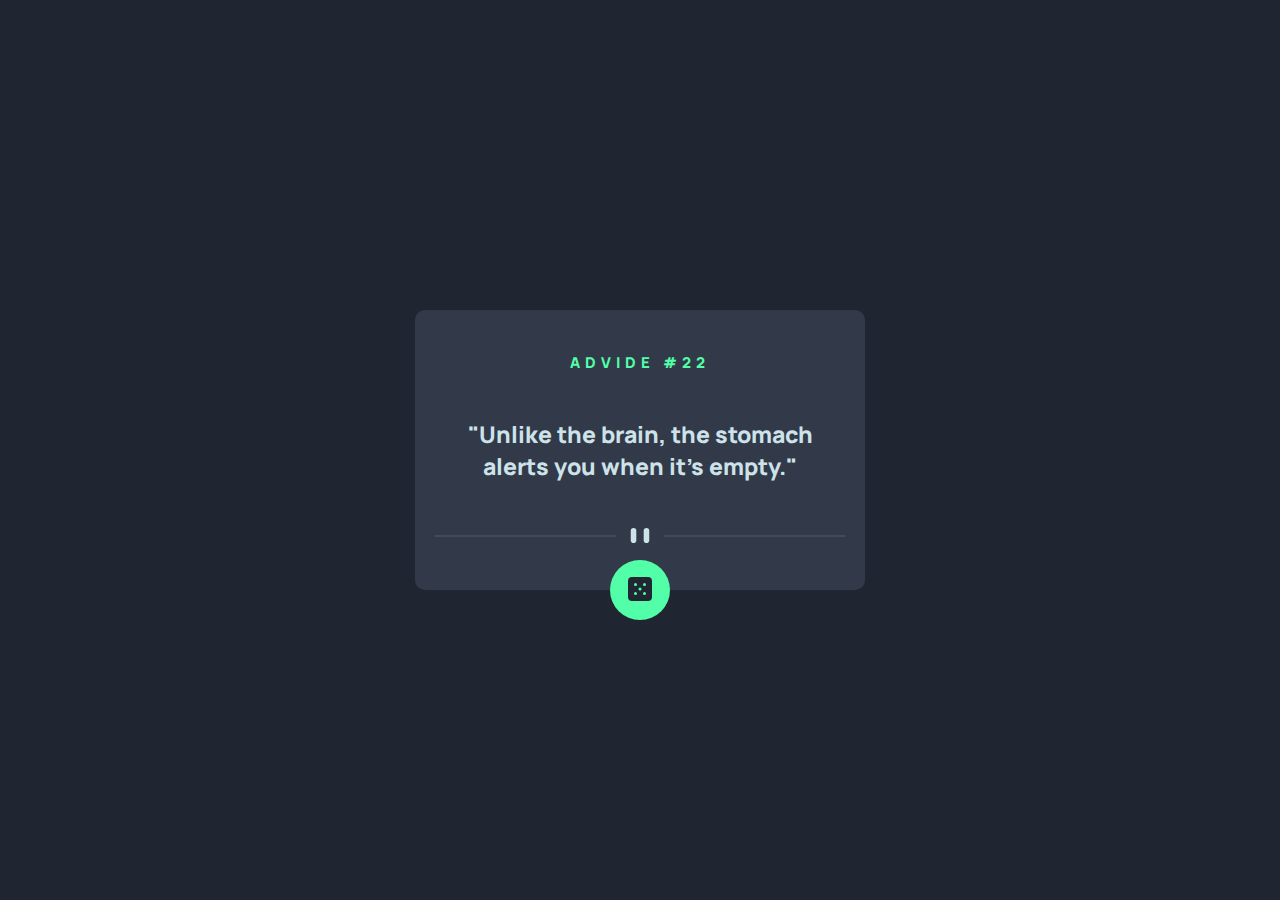
<file: ExercicioCSS-advice-generator-app/index.html>
<!DOCTYPE html>
<html lang="en">

<head>
  <meta charset="UTF-8">
  <meta name="viewport" content="width=device-width, initial-scale=1.0">

  <link rel="preconnect" href="https://fonts.googleapis.com">
  <link rel="preconnect" href="https://fonts.gstatic.com" crossorigin>
  <link href="https://fonts.googleapis.com/css2?family=Kumbh+Sans:wght@100..900&family=Manrope:wght@800&display=swap" rel="stylesheet">

  <link rel="icon" type="image/png" sizes="32x32" href="./src/images/favicon-32x32.png">
  <link rel="stylesheet" href="./src/css/reset.css">
  <link rel="stylesheet" href="./src/css/style.css">
  <title>Frontend Mentor | Advice generator app</title>
</head>

<body>
  <main>
    <div class="card">
      <p class="advice-number">ADVIDE #22</p>
      <p class="advice">"Unlike the brain, the stomach alerts you when it's empty."</p>
      
      <picture>
        <source srcset="./src/images/pattern-divider-mobile.svg" media="(max-width:667px)">
        <img src="./src/images/pattern-divider-desktop.svg" alt="divider desktop">
      </picture>
       
      <button>
        <img src="src/images/icon-dice.svg" alt="icon dice">
      </button>
    </div>
  </main>
</body>

</html>
</file>
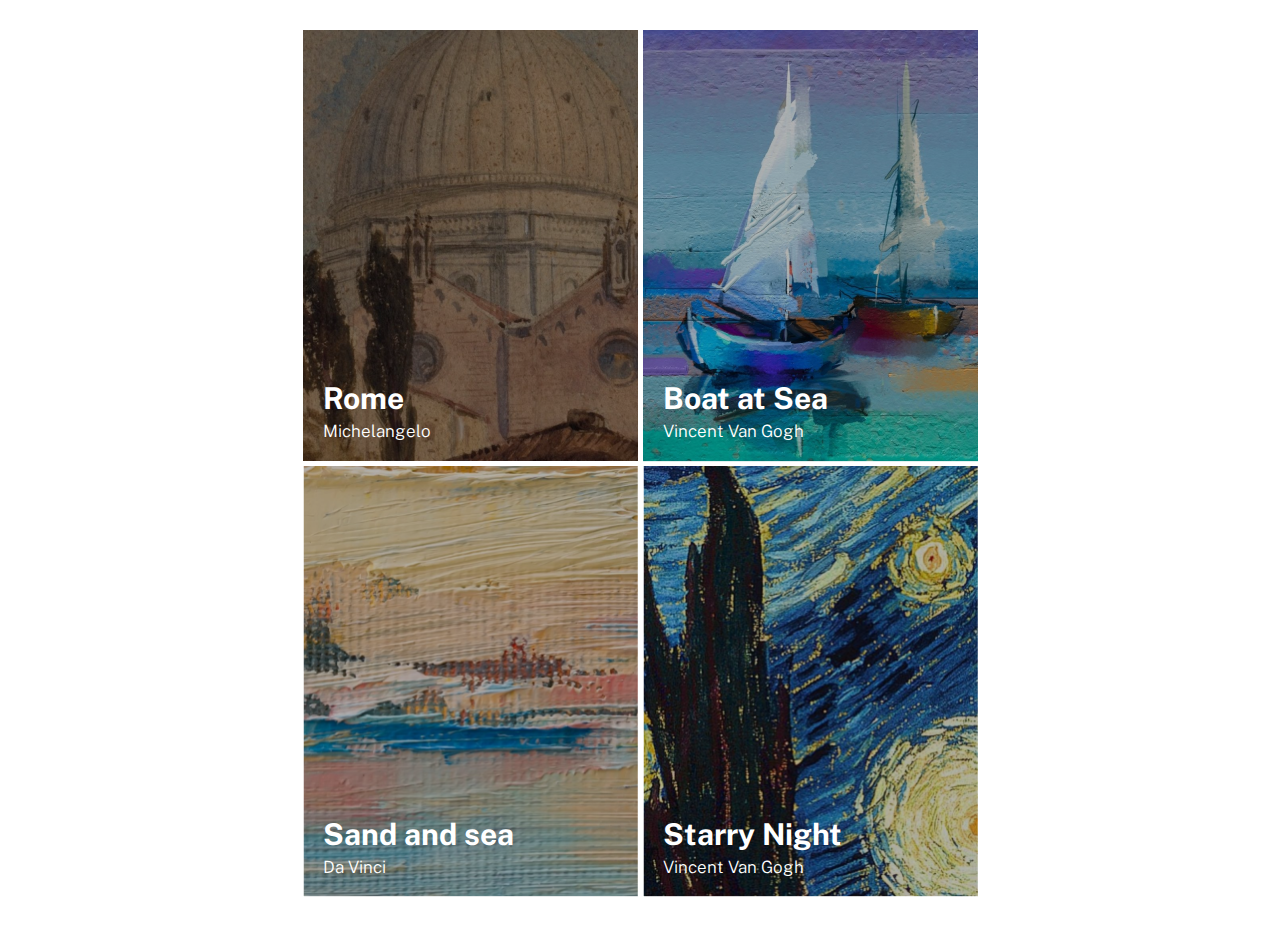
<file: ExercicoCSS-lista-imagens/index.html>
<!DOCTYPE html>
<html lang="en">
<head>
    <meta charset="UTF-8">
    <meta name="viewport" content="width=device-width, initial-scale=1.0">
    <title>Lista de Imagens</title>
    <link rel="stylesheet" href="src/css/reset.css">
    <link rel="stylesheet" href="src/css/style.css">
    <link rel="stylesheet" href="src/css/media.css">

    <link rel="preconnect" href="https://fonts.googleapis.com">
    <link rel="preconnect" href="https://fonts.gstatic.com" crossorigin>
    <link href="https://fonts.googleapis.com/css2?family=Public+Sans:ital,wght@0,100..900;1,100..900&display=swap" rel="stylesheet">
</head>
<body>
    <main>
        <ul class="galeria">
            <li>
                <img src="src/lista-imagens-pinturas/imagens/rome.png" alt="Rome by Michelangelo">
                <div class="obra-autor">
                    <h1>Rome</h1>
                    <p>Michelangelo</p>
                </div>
            </li>
            <li>
                <img src="src/lista-imagens-pinturas/imagens/boat.png" alt="Boat at sea by Vincent Van Gogh">
                <div class="obra-autor">
                    <h1>Boat at Sea</h1>
                    <p>Vincent Van Gogh</p>
                </div>
            </li>
            <li>
                <img src="src/lista-imagens-pinturas/imagens/sand-and-sea.png" alt="Sand and sea by Da Vinci">
                <div class="obra-autor">
                    <h1>Sand and sea</h1>
                    <p>Da Vinci</p>
                </div>
            </li>
            <li>
                <img src="src/lista-imagens-pinturas/imagens/starry-night.png" alt="Starry Night by by Vincent Van Gogh">
                <div class="obra-autor">
                    <h1>Starry Night</h1>
                    <p>Vincent Van Gogh</p>
                </div>
            </li>
        </ul>
    </main>
    
</body>
</html>
</file>
<file: ExercicioCSS-advice-generator-app/src/css/style.css>
:root{
    --color-background: hsl(218, 23%, 16%);
    --color-destaque: hsl(150, 100%, 66%);
    --color-card: hsl(217, 19%, 24%);
    --color-texto: hsl(193, 38%, 86%);
}

body{
  font-family: "Manrope", sans-serif;
  font-weight: 800;
  background-color: var(--color-background);
  display: flex;
  align-items: center;
  justify-content: center;
  min-height: 100vh;
}


.card{
    display: flex;
    flex-direction: column;
    align-items: center;
    justify-content: space-evenly;

    max-width: 450px;
    height: 280px;
    background-color: var(--color-card);
    border-radius: 10px;
   
    /* min-width: 300px; */
    padding: 20px;
    margin: 20px;

    position: relative;
}

.card .advice-number{
    color:var(--color-destaque);
    font-size: 15px;
    letter-spacing: 5px;
    /* margin-top: 30px; */
}

.card .advice{
    color: var(--color-texto);
    font-size: 23px;
    padding: 23px;
    text-align: center;
}

.card picture img{
    width: 100%;
}

.card button{
    height: 60px;
    width: 60px;
    border-radius: 50%;
    border: none;
    background-color: var(--color-destaque);
    position: absolute;
    bottom: -30px;
    cursor: pointer;
}

.card button:active{
    box-shadow: 0 0 30px var(--color-destaque);
}
</file>
<file: ExercicoCSS-lista-imagens/src/css/style.css>
html{
    font-size: 62.5%;
}

body{
    font-family: "Public Sans", serif;
}

main{
    display: flex;
    min-height: 100vh;
    justify-content: center;
    align-items: center;
}
.galeria{
    display: flex;
    flex-wrap: wrap;
    justify-content: center;
    gap: 20px;
    /* padding: 45px 20px; */
}

.galeria li{
    width: 335px;
    height: 431px;
    position: relative;
}

.galeria li img{
   width: 100%;
}

.galeria .obra-autor{
    position: absolute;
    bottom: 20px;
    left: 20px;
    color: #FFFFFF;
}

.galeria .obra-autor h1{
    font-weight: 700;
    font-size: 3rem;
    margin-bottom: 5px;
}

.galeria .obra-autor p{
    font-weight: 300;
    font-size: 1.7rem;
}
</file>
<file: ExercicoCSS-lista-imagens/src/css/media.css>
@media (max-width:1440px) {
    .galeria{
        max-width: 900px;
        margin: 30px 0;
        gap: 5px;
    }
}
</file>
